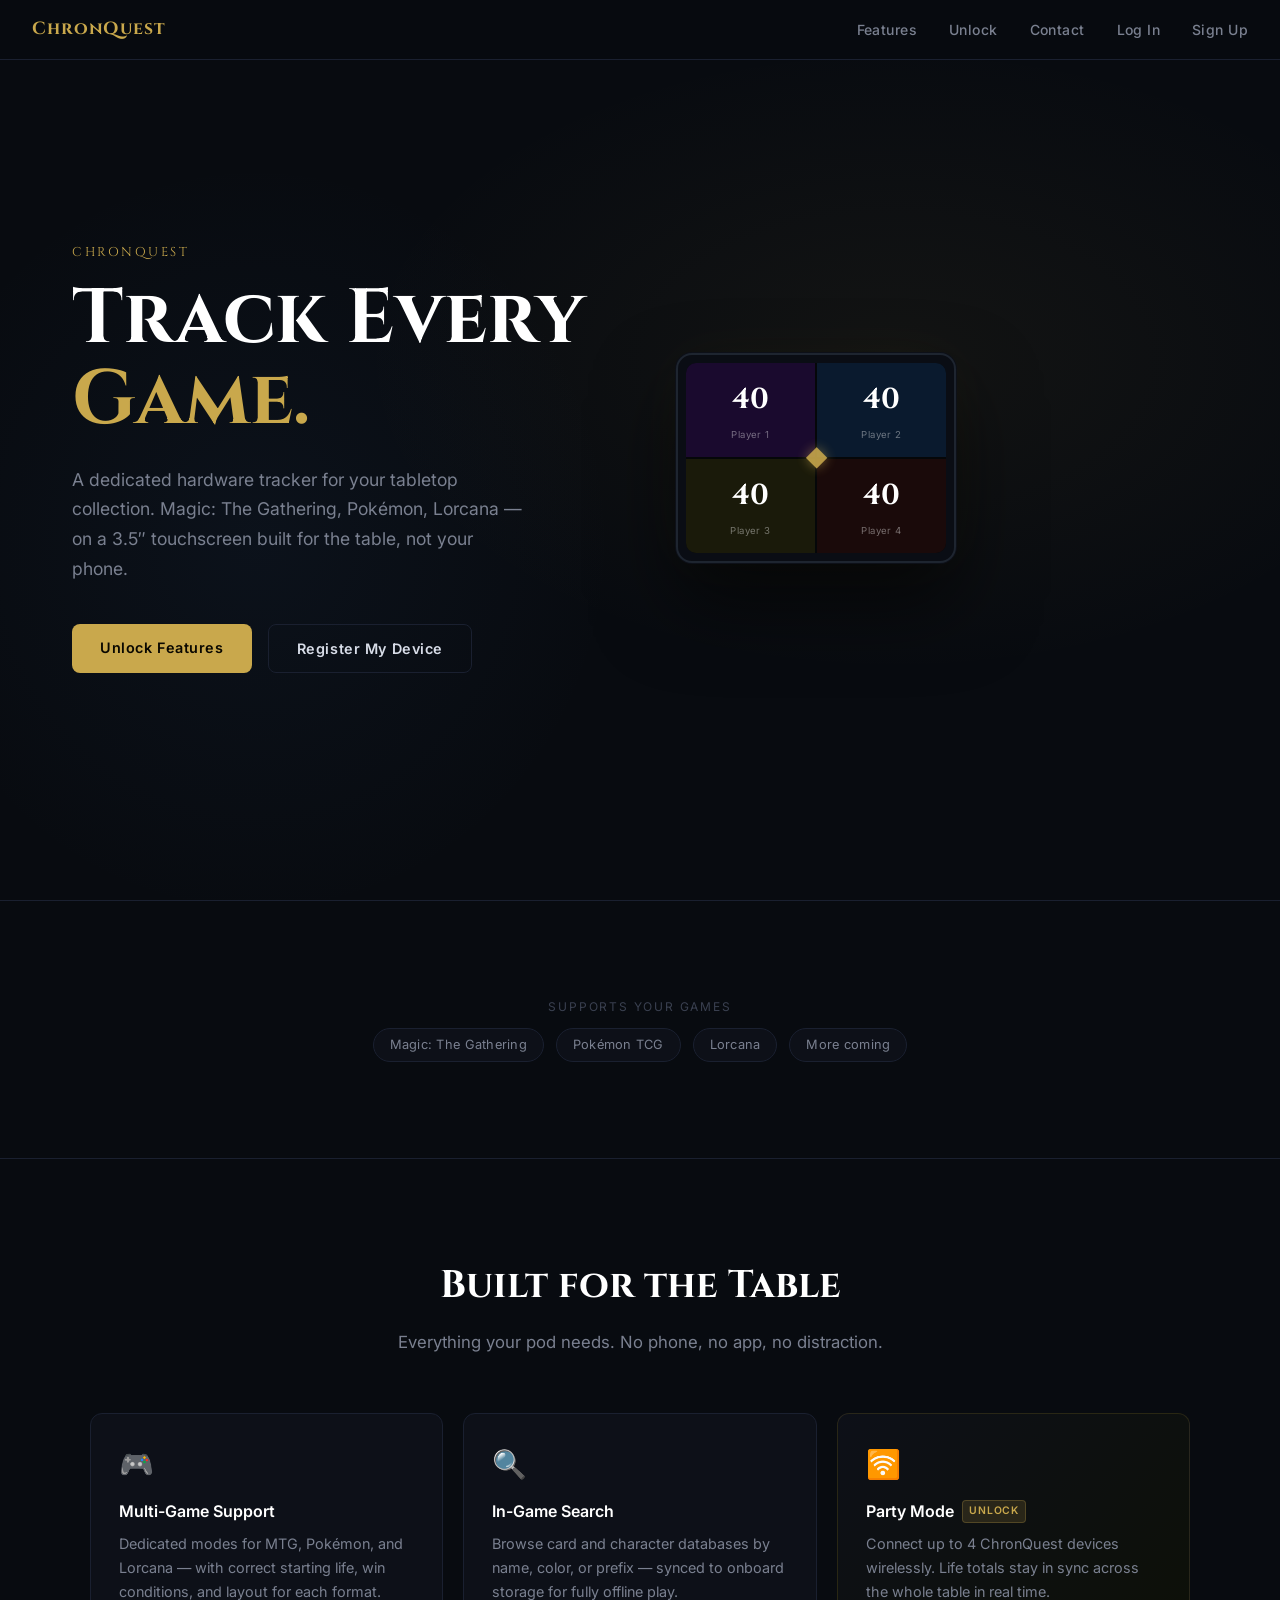
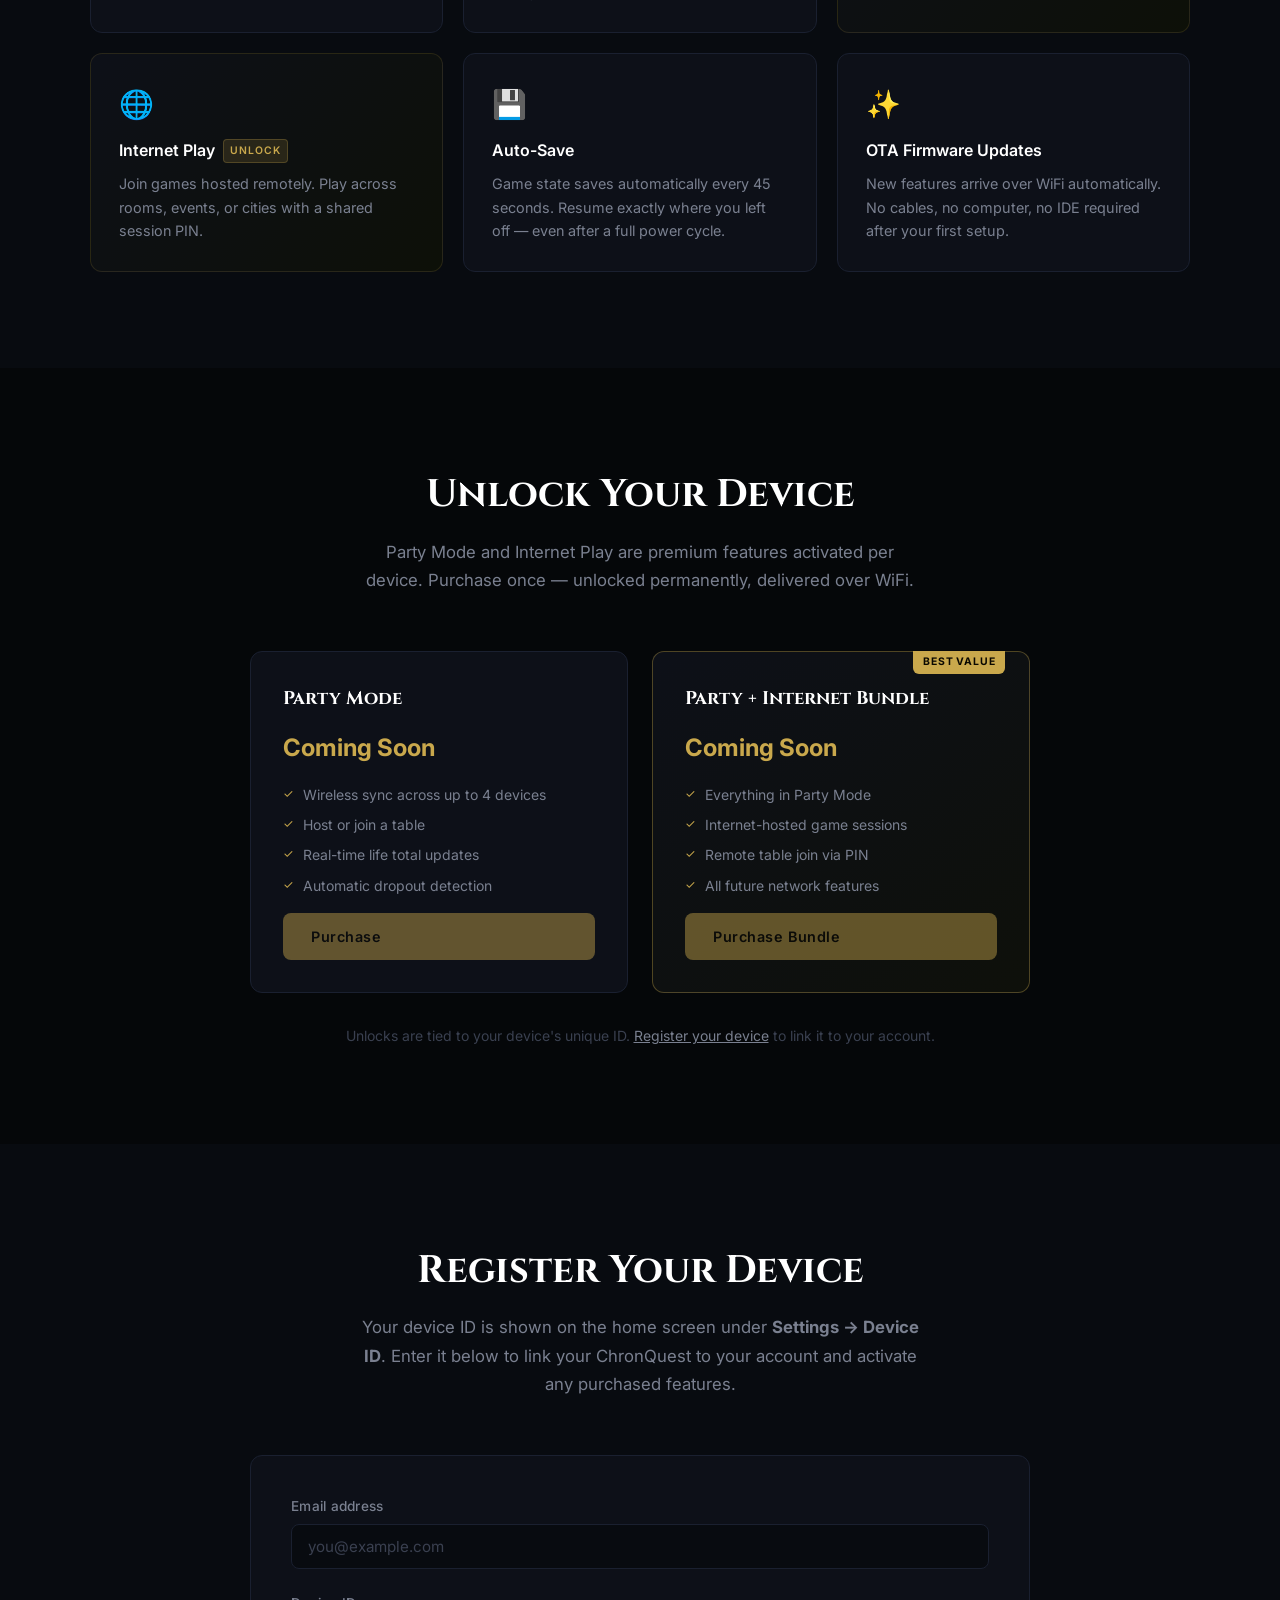
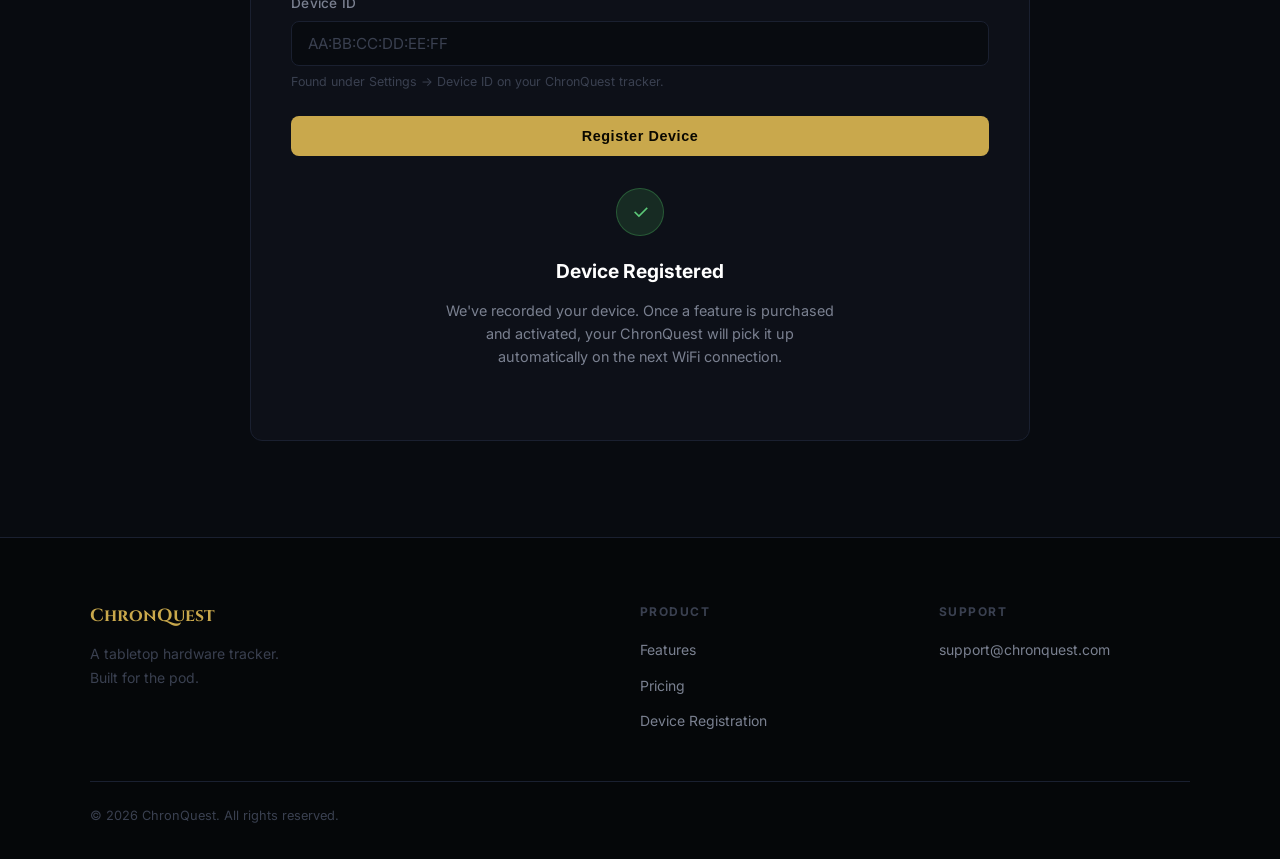
<file: public/index.html>
<!DOCTYPE html>
<html lang="en">
<head>
  <meta charset="UTF-8" />
  <meta name="viewport" content="width=device-width, initial-scale=1.0" />
  <title>ChronQuest — The Dedicated Tabletop Game Tracker</title>
  <meta name="description" content="ChronQuest is a dedicated hardware life tracker for Magic: The Gathering, Pokémon, Lorcana, and more. Party mode, game search, and OTA updates." />
  <link rel="preconnect" href="https://fonts.googleapis.com" />
  <link rel="preconnect" href="https://fonts.gstatic.com" crossorigin />
  <link href="https://fonts.googleapis.com/css2?family=Cinzel:wght@400;600;700&family=Inter:wght@300;400;500;600&display=swap" rel="stylesheet" />
  <link rel="stylesheet" href="style.css" />
</head>
<body>

  <!-- ── Nav ────────────────────────────────────────────────── -->
  <nav class="nav">
    <a class="nav-logo" href="/">ChronQuest</a>
    <ul class="nav-links">
      <li><a href="#features">Features</a></li>
      <li><a href="#unlock">Unlock</a></li>
      <li><a href="#contact">Contact</a></li>
      <li><a href="/login.html">Log In</a></li>
      <li><a href="/signup.html" style="color:var(--gold)">Sign Up</a></li>
    </ul>
  </nav>

  <!-- ── Hero ───────────────────────────────────────────────── -->
  <section class="hero">
    <div class="hero-bg"></div>
    <div class="hero-content">
      <p class="hero-eyebrow">ChronQuest</p>
      <h1 class="hero-title">Track Every<br /><span class="gold">Game.</span></h1>
      <p class="hero-sub">
        A dedicated hardware tracker for your tabletop collection.
        Magic: The Gathering, Pokémon, Lorcana — on a 3.5″ touchscreen
        built for the table, not your phone.
      </p>
      <div class="hero-cta">
        <a class="btn btn-primary" href="#unlock">Unlock Features</a>
        <a class="btn btn-ghost" href="#register">Register My Device</a>
      </div>
    </div>
    <div class="hero-device">
      <div class="device-frame">
        <div class="device-screen">
          <div class="screen-grid">
            <div class="screen-cell" style="--c:#1a0a2e">
              <span class="cell-life">40</span>
              <span class="cell-name">Player 1</span>
            </div>
            <div class="screen-cell" style="--c:#0a1a2e">
              <span class="cell-life">40</span>
              <span class="cell-name">Player 2</span>
            </div>
            <div class="screen-cell" style="--c:#1a1a0a">
              <span class="cell-life">40</span>
              <span class="cell-name">Player 3</span>
            </div>
            <div class="screen-cell" style="--c:#1a0a0a">
              <span class="cell-life">40</span>
              <span class="cell-name">Player 4</span>
            </div>
          </div>
          <div class="screen-pip">◆</div>
        </div>
      </div>
    </div>
  </section>

  <!-- ── Games ──────────────────────────────────────────────── -->
  <section class="section section--games">
    <div class="container">
      <p class="games-label">Supports your games</p>
      <div class="games-row">
        <span class="game-pill">Magic: The Gathering</span>
        <span class="game-pill">Pokémon TCG</span>
        <span class="game-pill">Lorcana</span>
        <span class="game-pill">More coming</span>
      </div>
    </div>
  </section>

  <!-- ── Features ───────────────────────────────────────────── -->
  <section class="section" id="features">
    <div class="container">
      <h2 class="section-title">Built for the Table</h2>
      <p class="section-sub">Everything your pod needs. No phone, no app, no distraction.</p>
      <div class="feature-grid">
        <div class="feature-card">
          <div class="feature-icon">🎮</div>
          <h3>Multi-Game Support</h3>
          <p>Dedicated modes for MTG, Pokémon, and Lorcana — with correct starting life, win conditions, and layout for each format.</p>
        </div>
        <div class="feature-card">
          <div class="feature-icon">🔍</div>
          <h3>In-Game Search</h3>
          <p>Browse card and character databases by name, color, or prefix — synced to onboard storage for fully offline play.</p>
        </div>
        <div class="feature-card feature-card--locked">
          <div class="feature-icon">🛜</div>
          <h3>Party Mode <span class="badge">Unlock</span></h3>
          <p>Connect up to 4 ChronQuest devices wirelessly. Life totals stay in sync across the whole table in real time.</p>
        </div>
        <div class="feature-card feature-card--locked">
          <div class="feature-icon">🌐</div>
          <h3>Internet Play <span class="badge">Unlock</span></h3>
          <p>Join games hosted remotely. Play across rooms, events, or cities with a shared session PIN.</p>
        </div>
        <div class="feature-card">
          <div class="feature-icon">💾</div>
          <h3>Auto-Save</h3>
          <p>Game state saves automatically every 45 seconds. Resume exactly where you left off — even after a full power cycle.</p>
        </div>
        <div class="feature-card">
          <div class="feature-icon">✨</div>
          <h3>OTA Firmware Updates</h3>
          <p>New features arrive over WiFi automatically. No cables, no computer, no IDE required after your first setup.</p>
        </div>
      </div>
    </div>
  </section>

  <!-- ── Unlock ──────────────────────────────────────────────── -->
  <section class="section section--dark" id="unlock">
    <div class="container container--narrow">
      <h2 class="section-title">Unlock Your Device</h2>
      <p class="section-sub">
        Party Mode and Internet Play are premium features activated per device.
        Purchase once — unlocked permanently, delivered over WiFi.
      </p>
      <div class="unlock-grid">
        <div class="unlock-card">
          <h3 class="unlock-name">Party Mode</h3>
          <p class="unlock-price">Coming Soon</p>
          <ul class="unlock-features">
            <li>Wireless sync across up to 4 devices</li>
            <li>Host or join a table</li>
            <li>Real-time life total updates</li>
            <li>Automatic dropout detection</li>
          </ul>
          <a class="btn btn-primary btn-disabled" href="#" aria-disabled="true">Purchase</a>
        </div>
        <div class="unlock-card unlock-card--featured">
          <div class="unlock-badge">Best Value</div>
          <h3 class="unlock-name">Party + Internet Bundle</h3>
          <p class="unlock-price">Coming Soon</p>
          <ul class="unlock-features">
            <li>Everything in Party Mode</li>
            <li>Internet-hosted game sessions</li>
            <li>Remote table join via PIN</li>
            <li>All future network features</li>
          </ul>
          <a class="btn btn-primary btn-disabled" href="#" aria-disabled="true">Purchase Bundle</a>
        </div>
      </div>
      <p class="unlock-note">
        Unlocks are tied to your device's unique ID.
        <a href="#register">Register your device</a> to link it to your account.
      </p>
    </div>
  </section>

  <!-- ── Register ────────────────────────────────────────────── -->
  <section class="section" id="register">
    <div class="container container--narrow">
      <h2 class="section-title">Register Your Device</h2>
      <p class="section-sub">
        Your device ID is shown on the home screen under
        <strong>Settings → Device ID</strong>. Enter it below to link your
        ChronQuest to your account and activate any purchased features.
      </p>
      <div class="register-card">
        <form class="register-form" id="registerForm">
          <div class="form-row">
            <label for="email">Email address</label>
            <input type="email" id="email" name="email" placeholder="you@example.com" required />
          </div>
          <div class="form-row">
            <label for="mac">Device ID</label>
            <input type="text" id="mac" name="mac"
              placeholder="AA:BB:CC:DD:EE:FF"
              pattern="^([0-9A-Fa-f]{2}:){5}[0-9A-Fa-f]{2}$"
              maxlength="17"
              required />
            <span class="form-hint">Found under Settings → Device ID on your ChronQuest tracker.</span>
          </div>
          <button type="submit" class="btn btn-primary">Register Device</button>
        </form>
        <div class="register-success" id="registerSuccess" hidden>
          <span class="success-icon">✓</span>
          <h3>Device Registered</h3>
          <p>We've recorded your device. Once a feature is purchased and activated, your ChronQuest will pick it up automatically on the next WiFi connection.</p>
        </div>
      </div>
    </div>
  </section>

  <!-- ── Footer ──────────────────────────────────────────────── -->
  <footer class="footer" id="contact">
    <div class="container">
      <div class="footer-grid">
        <div class="footer-brand">
          <span class="footer-logo">ChronQuest</span>
          <p>A tabletop hardware tracker.<br />Built for the pod.</p>
        </div>
        <div class="footer-links">
          <h4>Product</h4>
          <ul>
            <li><a href="#features">Features</a></li>
            <li><a href="#unlock">Pricing</a></li>
            <li><a href="#register">Device Registration</a></li>
          </ul>
        </div>
        <div class="footer-links">
          <h4>Support</h4>
          <ul>
            <li><a href="mailto:support@chronquest.com">support@chronquest.com</a></li>
          </ul>
        </div>
      </div>
      <div class="footer-bottom">
        <p>&copy; 2026 ChronQuest. All rights reserved.</p>
      </div>
    </div>
  </footer>

  <script src="app.js"></script>
</body>
</html>
</file>
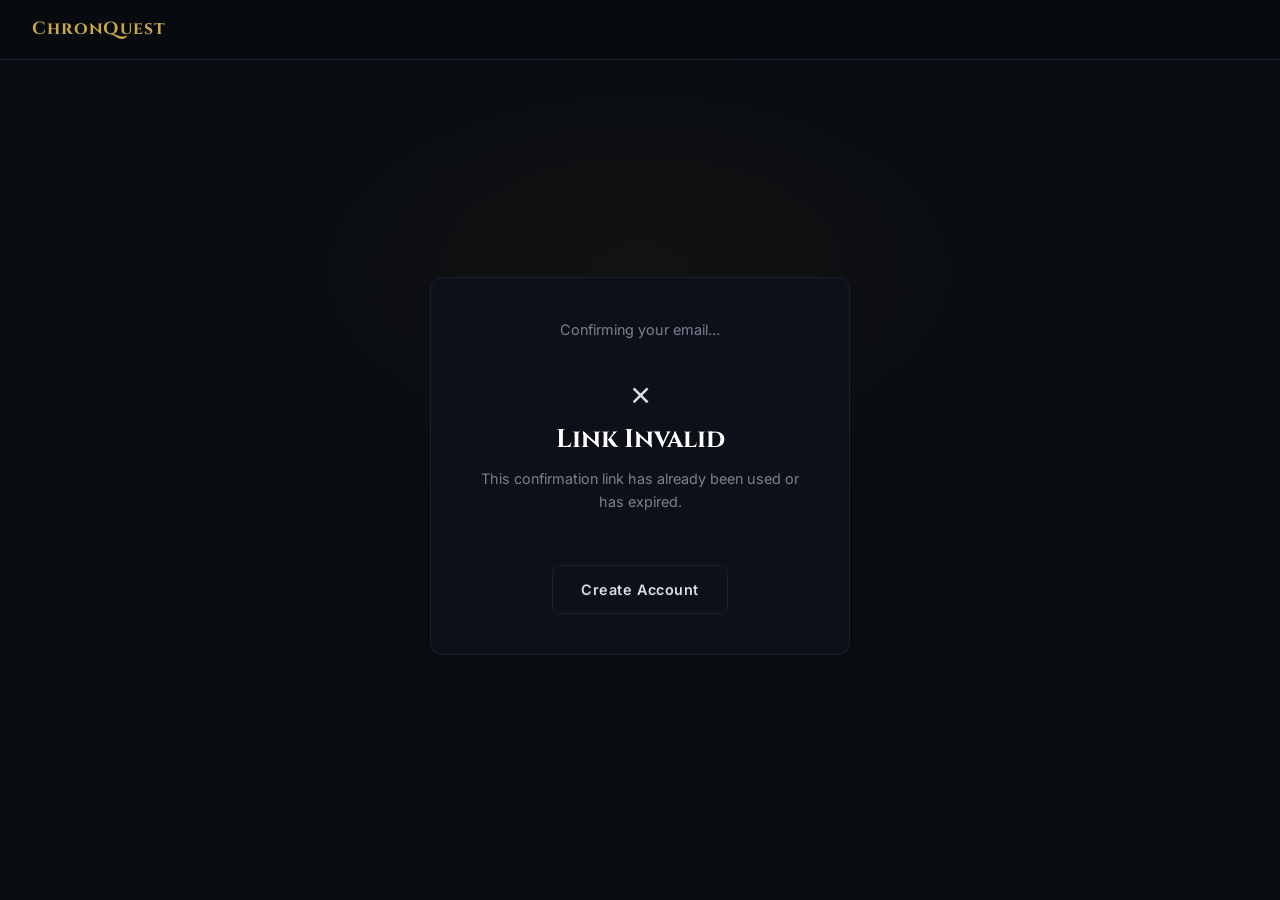
<file: public/confirm.html>
<!DOCTYPE html>
<html lang="en">
<head>
  <meta charset="UTF-8" />
  <meta name="viewport" content="width=device-width, initial-scale=1.0" />
  <title>Confirm Email — ChronQuest</title>
  <link rel="preconnect" href="https://fonts.googleapis.com" />
  <link rel="preconnect" href="https://fonts.gstatic.com" crossorigin />
  <link href="https://fonts.googleapis.com/css2?family=Cinzel:wght@400;600;700&family=Inter:wght@300;400;500;600&display=swap" rel="stylesheet" />
  <link rel="stylesheet" href="style.css" />
</head>
<body>
  <nav class="nav">
    <a class="nav-logo" href="/">ChronQuest</a>
  </nav>

  <div class="auth-page">
    <div class="auth-card" style="text-align:center">
      <div id="loading">
        <p class="auth-sub">Confirming your email…</p>
      </div>
      <div id="successMsg" hidden>
        <div class="success-icon">✓</div>
        <h2 class="auth-title">Email Confirmed</h2>
        <p class="auth-sub">Your account is active. You can now log in.</p>
        <a href="/login.html" class="btn btn-primary" style="margin-top:1.5rem">Log In</a>
      </div>
      <div id="errorMsg" hidden>
        <p style="font-size:2rem">✗</p>
        <h2 class="auth-title">Link Invalid</h2>
        <p class="auth-sub">This confirmation link has already been used or has expired.</p>
        <a href="/signup.html" class="btn btn-ghost" style="margin-top:1.5rem">Create Account</a>
      </div>
    </div>
  </div>

  <script>
    const API   = 'https://api.chronquest.com';
    const token = new URLSearchParams(window.location.search).get('token');

    (async () => {
      if (!token) { show('errorMsg'); return; }
      try {
        const res  = await fetch(`${API}/api/confirm?token=${token}`);
        const data = await res.json();
        document.getElementById('loading').hidden = true;
        show(data.success ? 'successMsg' : 'errorMsg');
      } catch {
        document.getElementById('loading').hidden = true;
        show('errorMsg');
      }
    })();

    function show(id) { document.getElementById(id).hidden = false; }
  </script>
</body>
</html>
</file>
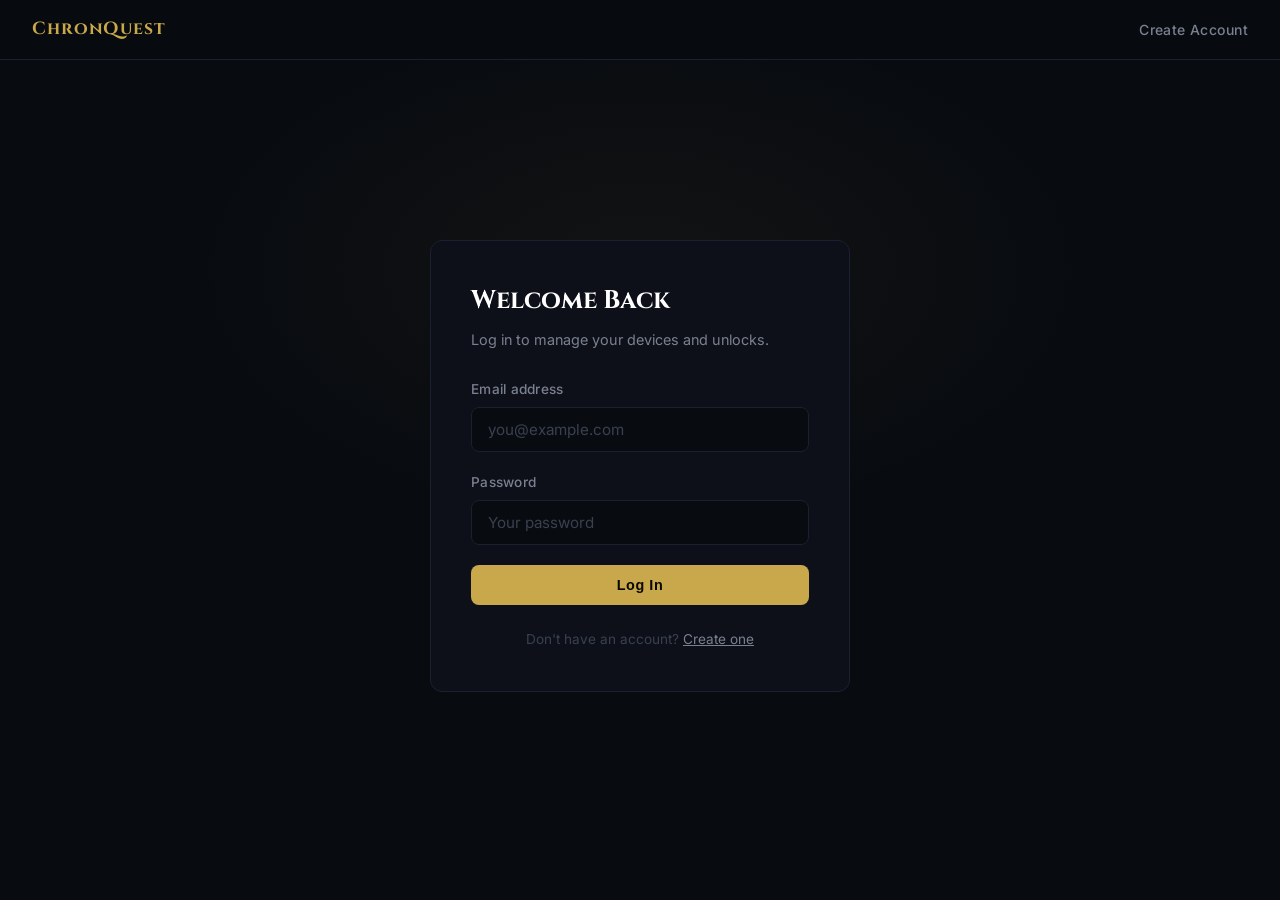
<file: public/login.html>
<!DOCTYPE html>
<html lang="en">
<head>
  <meta charset="UTF-8" />
  <meta name="viewport" content="width=device-width, initial-scale=1.0" />
  <title>Log In — ChronQuest</title>
  <link rel="preconnect" href="https://fonts.googleapis.com" />
  <link rel="preconnect" href="https://fonts.gstatic.com" crossorigin />
  <link href="https://fonts.googleapis.com/css2?family=Cinzel:wght@400;600;700&family=Inter:wght@300;400;500;600&display=swap" rel="stylesheet" />
  <link rel="stylesheet" href="style.css" />
</head>
<body>
  <nav class="nav">
    <a class="nav-logo" href="/">ChronQuest</a>
    <ul class="nav-links">
      <li><a href="/signup.html">Create Account</a></li>
    </ul>
  </nav>

  <div class="auth-page">
    <div class="auth-card">
      <h1 class="auth-title">Welcome Back</h1>
      <p class="auth-sub">Log in to manage your devices and unlocks.</p>

      <div id="authError" class="auth-error" hidden></div>

      <form id="loginForm" class="auth-form">
        <div class="form-row">
          <label for="email">Email address</label>
          <input type="email" id="email" placeholder="you@example.com" required />
        </div>
        <div class="form-row">
          <label for="password">Password</label>
          <input type="password" id="password" placeholder="Your password" required />
        </div>
        <button type="submit" class="btn btn-primary" style="width:100%">Log In</button>
      </form>

      <p class="auth-footer">Don't have an account? <a href="/signup.html">Create one</a></p>
    </div>
  </div>

  <script>
    const API = 'https://api.chronquest.com';

    // Redirect if already logged in
    if (localStorage.getItem('cq_token')) window.location = '/dashboard.html';

    document.getElementById('loginForm').addEventListener('submit', async (e) => {
      e.preventDefault();
      const email    = document.getElementById('email').value.trim();
      const password = document.getElementById('password').value;
      const btn      = e.target.querySelector('button');

      document.getElementById('authError').hidden = true;
      btn.textContent = 'Logging in…';
      btn.disabled = true;

      try {
        const res  = await fetch(`${API}/api/login`, {
          method: 'POST',
          headers: { 'Content-Type': 'application/json' },
          body: JSON.stringify({ email, password }),
        });
        const data = await res.json();
        if (!data.success) {
          document.getElementById('authError').textContent = data.error;
          document.getElementById('authError').hidden = false;
          btn.textContent = 'Log In';
          btn.disabled = false;
          return;
        }
        localStorage.setItem('cq_token', data.token);
        window.location = '/dashboard.html';
      } catch {
        document.getElementById('authError').textContent = 'Connection error — please try again.';
        document.getElementById('authError').hidden = false;
        btn.textContent = 'Log In';
        btn.disabled = false;
      }
    });
  </script>
</body>
</html>
</file>
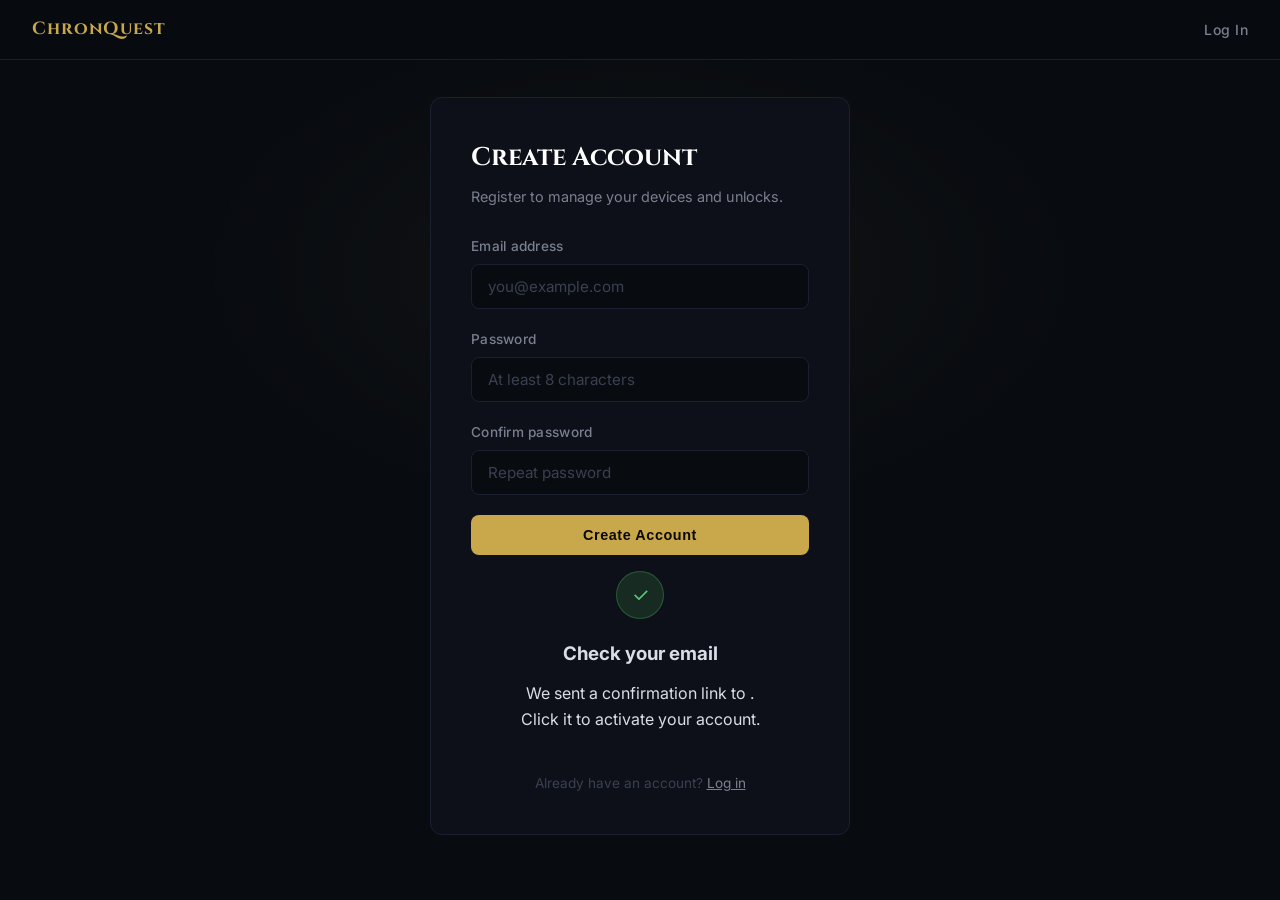
<file: public/signup.html>
<!DOCTYPE html>
<html lang="en">
<head>
  <meta charset="UTF-8" />
  <meta name="viewport" content="width=device-width, initial-scale=1.0" />
  <title>Create Account — ChronQuest</title>
  <link rel="preconnect" href="https://fonts.googleapis.com" />
  <link rel="preconnect" href="https://fonts.gstatic.com" crossorigin />
  <link href="https://fonts.googleapis.com/css2?family=Cinzel:wght@400;600;700&family=Inter:wght@300;400;500;600&display=swap" rel="stylesheet" />
  <link rel="stylesheet" href="style.css" />
</head>
<body>
  <nav class="nav">
    <a class="nav-logo" href="/">ChronQuest</a>
    <ul class="nav-links">
      <li><a href="/login.html">Log In</a></li>
    </ul>
  </nav>

  <div class="auth-page">
    <div class="auth-card">
      <h1 class="auth-title">Create Account</h1>
      <p class="auth-sub">Register to manage your devices and unlocks.</p>

      <div id="authError" class="auth-error" hidden></div>

      <form id="signupForm" class="auth-form">
        <div class="form-row">
          <label for="email">Email address</label>
          <input type="email" id="email" placeholder="you@example.com" required />
        </div>
        <div class="form-row">
          <label for="password">Password</label>
          <input type="password" id="password" placeholder="At least 8 characters" required />
        </div>
        <div class="form-row">
          <label for="confirm">Confirm password</label>
          <input type="password" id="confirm" placeholder="Repeat password" required />
        </div>
        <button type="submit" class="btn btn-primary" style="width:100%">Create Account</button>
      </form>

      <div id="signupSuccess" hidden class="auth-success">
        <div class="success-icon">✓</div>
        <h3>Check your email</h3>
        <p>We sent a confirmation link to <strong id="sentTo"></strong>.<br />Click it to activate your account.</p>
      </div>

      <p class="auth-footer">Already have an account? <a href="/login.html">Log in</a></p>
    </div>
  </div>

  <script>
    const API = 'https://api.chronquest.com';

    document.getElementById('signupForm').addEventListener('submit', async (e) => {
      e.preventDefault();
      const email    = document.getElementById('email').value.trim();
      const password = document.getElementById('password').value;
      const confirm  = document.getElementById('confirm').value;
      const errBox   = document.getElementById('authError');

      errBox.hidden = true;
      if (password !== confirm) { showError('Passwords do not match'); return; }
      if (password.length < 8)  { showError('Password must be at least 8 characters'); return; }

      const btn = e.target.querySelector('button');
      btn.textContent = 'Creating account…';
      btn.disabled = true;

      try {
        const res  = await fetch(`${API}/api/register`, {
          method: 'POST',
          headers: { 'Content-Type': 'application/json' },
          body: JSON.stringify({ email, password }),
        });
        const data = await res.json();
        if (!data.success) { showError(data.error); btn.textContent = 'Create Account'; btn.disabled = false; return; }
        document.getElementById('sentTo').textContent = email;
        document.getElementById('signupForm').hidden   = true;
        document.getElementById('signupSuccess').hidden = false;
      } catch {
        showError('Connection error — please try again.');
        btn.textContent = 'Create Account';
        btn.disabled = false;
      }
    });

    function showError(msg) {
      const el = document.getElementById('authError');
      el.textContent = msg;
      el.hidden = false;
    }
  </script>
</body>
</html>
</file>
<file: public/style.css>
/* ── Reset & Base ─────────────────────────────────────────── */
*, *::before, *::after { box-sizing: border-box; margin: 0; padding: 0; }

:root {
  --bg:        #080b10;
  --bg-card:   #0d1018;
  --bg-dark:   #050709;
  --border:    #1a2030;
  --gold:      #c9a84c;
  --gold-dim:  #7a6030;
  --text:      #d8dde8;
  --text-sub:  #7a8090;
  --text-mute: #3a4050;
  --accent:    #3a6aaa;
  --radius:    12px;
  --font-head: 'Cinzel', Georgia, serif;
  --font-body: 'Inter', system-ui, sans-serif;
}

html { scroll-behavior: smooth; }

body {
  background: var(--bg);
  color: var(--text);
  font-family: var(--font-body);
  font-size: 16px;
  line-height: 1.6;
  -webkit-font-smoothing: antialiased;
}

a { color: var(--gold); text-decoration: none; }
a:hover { text-decoration: underline; }

/* ── Nav ──────────────────────────────────────────────────── */
.nav {
  position: fixed; top: 0; left: 0; right: 0; z-index: 100;
  display: flex; align-items: center; justify-content: space-between;
  padding: 0 2rem;
  height: 60px;
  background: rgba(8, 11, 16, 0.85);
  backdrop-filter: blur(12px);
  border-bottom: 1px solid var(--border);
}

.nav-logo {
  font-family: var(--font-head);
  font-size: 1.1rem;
  font-weight: 700;
  color: var(--gold);
  letter-spacing: 0.05em;
  text-decoration: none;
}

.nav-links {
  list-style: none;
  display: flex; gap: 2rem;
}

.nav-links a {
  color: var(--text-sub);
  font-size: 0.875rem;
  font-weight: 500;
  letter-spacing: 0.03em;
  text-decoration: none;
  transition: color 0.2s;
}
.nav-links a:hover { color: var(--text); }

/* ── Buttons ──────────────────────────────────────────────── */
.btn {
  display: inline-block;
  padding: 0.75rem 1.75rem;
  border-radius: 8px;
  font-size: 0.9rem;
  font-weight: 600;
  letter-spacing: 0.04em;
  text-decoration: none;
  cursor: pointer;
  border: none;
  transition: all 0.2s;
}

.btn-primary {
  background: var(--gold);
  color: #0a0800;
}
.btn-primary:hover { background: #debb6a; text-decoration: none; }

.btn-ghost {
  background: transparent;
  color: var(--text);
  border: 1px solid var(--border);
}
.btn-ghost:hover { border-color: var(--gold-dim); color: var(--gold); text-decoration: none; }

.btn-disabled {
  opacity: 0.45;
  cursor: not-allowed;
  pointer-events: none;
}

/* ── Hero ─────────────────────────────────────────────────── */
.hero {
  min-height: 100vh;
  display: flex; align-items: center;
  padding: 80px 2rem 4rem;
  position: relative;
  overflow: hidden;
  gap: 4rem;
  max-width: 1200px;
  margin: 0 auto;
}

.hero-bg {
  position: fixed; inset: 0; z-index: -1;
  background:
    radial-gradient(ellipse 60% 50% at 70% 40%, rgba(201,168,76,0.06) 0%, transparent 70%),
    radial-gradient(ellipse 40% 60% at 20% 60%, rgba(58,106,170,0.07) 0%, transparent 70%),
    var(--bg);
}

.hero-content { flex: 1; max-width: 540px; }

.hero-eyebrow {
  font-family: var(--font-head);
  font-size: 0.8rem;
  letter-spacing: 0.2em;
  text-transform: uppercase;
  color: var(--gold);
  margin-bottom: 1rem;
}

.hero-title {
  font-family: var(--font-head);
  font-size: clamp(3rem, 6vw, 5rem);
  font-weight: 700;
  line-height: 1.05;
  color: #fff;
  margin-bottom: 1.5rem;
}

.hero-title .gold { color: var(--gold); }

.hero-sub {
  font-size: 1.1rem;
  color: var(--text-sub);
  line-height: 1.7;
  margin-bottom: 2.5rem;
  max-width: 460px;
}

.hero-cta { display: flex; gap: 1rem; flex-wrap: wrap; }

/* ── Device mockup ────────────────────────────────────────── */
.hero-device {
  flex: 0 0 auto;
  display: flex; align-items: center; justify-content: center;
}

.device-frame {
  width: 280px; height: 210px;
  background: #0a0d14;
  border: 2px solid #1e2530;
  border-radius: 16px;
  padding: 8px;
  box-shadow:
    0 0 0 1px #0d1018,
    0 40px 80px rgba(0,0,0,0.6),
    0 0 60px rgba(201,168,76,0.05);
}

.device-screen {
  width: 100%; height: 100%;
  background: #050709;
  border-radius: 10px;
  overflow: hidden;
  position: relative;
  display: flex; align-items: center; justify-content: center;
}

.screen-grid {
  position: absolute; inset: 0;
  display: grid;
  grid-template-columns: 1fr 1fr;
  grid-template-rows: 1fr 1fr;
  gap: 2px;
}

.screen-cell {
  background: var(--c, #0d1018);
  display: flex; flex-direction: column;
  align-items: center; justify-content: center;
  gap: 4px;
}

.cell-life {
  font-family: var(--font-head);
  font-size: 1.8rem;
  font-weight: 700;
  color: #fff;
}

.cell-name {
  font-size: 0.6rem;
  color: rgba(255,255,255,0.4);
  letter-spacing: 0.05em;
}

.screen-pip {
  position: absolute;
  font-size: 1.4rem;
  color: var(--gold);
  opacity: 0.9;
  text-shadow: 0 0 12px rgba(201,168,76,0.6);
  pointer-events: none;
}

/* ── Games row ────────────────────────────────────────────── */
.section--games {
  padding: 1.5rem 0;
  border-top: 1px solid var(--border);
  border-bottom: 1px solid var(--border);
}

.games-label {
  font-size: 0.75rem;
  letter-spacing: 0.15em;
  text-transform: uppercase;
  color: var(--text-mute);
  margin-bottom: 0.75rem;
  text-align: center;
}

.games-row {
  display: flex; gap: 0.75rem;
  flex-wrap: wrap; justify-content: center;
}

.game-pill {
  background: var(--bg-card);
  border: 1px solid var(--border);
  border-radius: 999px;
  padding: 0.35rem 1rem;
  font-size: 0.8rem;
  color: var(--text-sub);
  letter-spacing: 0.02em;
}

/* ── Section ──────────────────────────────────────────────── */
.section { padding: 6rem 2rem; }
.section--dark { background: var(--bg-dark); }

.container { max-width: 1100px; margin: 0 auto; }
.container--narrow { max-width: 780px; margin: 0 auto; }

.section-title {
  font-family: var(--font-head);
  font-size: clamp(1.8rem, 3vw, 2.5rem);
  font-weight: 700;
  color: #fff;
  text-align: center;
  margin-bottom: 0.75rem;
}

.section-sub {
  color: var(--text-sub);
  text-align: center;
  max-width: 560px;
  margin: 0 auto 3.5rem;
  font-size: 1.05rem;
  line-height: 1.7;
}

/* ── Feature grid ─────────────────────────────────────────── */
.feature-grid {
  display: grid;
  grid-template-columns: repeat(auto-fit, minmax(300px, 1fr));
  gap: 1.25rem;
}

.feature-card {
  background: var(--bg-card);
  border: 1px solid var(--border);
  border-radius: var(--radius);
  padding: 1.75rem;
  transition: border-color 0.2s;
}
.feature-card:hover { border-color: #2a3545; }

.feature-card--locked {
  border-color: rgba(201,168,76,0.15);
  background: linear-gradient(135deg, #0d1018, #0d1008);
}
.feature-card--locked:hover { border-color: rgba(201,168,76,0.3); }

.feature-icon {
  font-size: 1.75rem;
  margin-bottom: 0.75rem;
}

.feature-card h3 {
  font-size: 1rem;
  font-weight: 600;
  color: #fff;
  margin-bottom: 0.5rem;
  display: flex; align-items: center; gap: 0.5rem;
}

.feature-card p {
  font-size: 0.9rem;
  color: var(--text-sub);
  line-height: 1.65;
}

.badge {
  font-size: 0.65rem;
  font-weight: 600;
  letter-spacing: 0.08em;
  text-transform: uppercase;
  background: rgba(201,168,76,0.15);
  color: var(--gold);
  border: 1px solid rgba(201,168,76,0.25);
  border-radius: 4px;
  padding: 0.15rem 0.4rem;
  vertical-align: middle;
}

/* ── Unlock cards ─────────────────────────────────────────── */
.unlock-grid {
  display: grid;
  grid-template-columns: repeat(auto-fit, minmax(280px, 1fr));
  gap: 1.5rem;
  margin-bottom: 2rem;
}

.unlock-card {
  background: var(--bg-card);
  border: 1px solid var(--border);
  border-radius: var(--radius);
  padding: 2rem;
  display: flex; flex-direction: column; gap: 1rem;
  position: relative;
}

.unlock-card--featured {
  border-color: rgba(201,168,76,0.35);
  background: linear-gradient(145deg, #0d1018, #0e100a);
}

.unlock-badge {
  position: absolute; top: -1px; right: 1.5rem;
  background: var(--gold);
  color: #0a0800;
  font-size: 0.65rem;
  font-weight: 700;
  letter-spacing: 0.08em;
  text-transform: uppercase;
  padding: 0.2rem 0.6rem;
  border-radius: 0 0 6px 6px;
}

.unlock-name {
  font-family: var(--font-head);
  font-size: 1.15rem;
  color: #fff;
}

.unlock-price {
  font-size: 1.5rem;
  font-weight: 700;
  color: var(--gold);
}

.unlock-features {
  list-style: none;
  display: flex; flex-direction: column; gap: 0.5rem;
  flex: 1;
}

.unlock-features li {
  font-size: 0.875rem;
  color: var(--text-sub);
  padding-left: 1.25rem;
  position: relative;
}
.unlock-features li::before {
  content: '✓';
  position: absolute; left: 0;
  color: var(--gold);
  font-size: 0.75rem;
}

.unlock-note {
  text-align: center;
  font-size: 0.875rem;
  color: var(--text-mute);
}
.unlock-note a { color: var(--text-sub); text-decoration: underline; }

/* ── Register form ────────────────────────────────────────── */
.register-card {
  background: var(--bg-card);
  border: 1px solid var(--border);
  border-radius: var(--radius);
  padding: 2.5rem;
}

.register-form {
  display: flex; flex-direction: column; gap: 1.5rem;
}

.form-row {
  display: flex; flex-direction: column; gap: 0.4rem;
}

.form-row label {
  font-size: 0.85rem;
  font-weight: 500;
  color: var(--text-sub);
  letter-spacing: 0.02em;
}

.form-row input {
  background: var(--bg);
  border: 1px solid var(--border);
  border-radius: 8px;
  padding: 0.75rem 1rem;
  color: var(--text);
  font-size: 0.95rem;
  font-family: var(--font-body);
  outline: none;
  transition: border-color 0.2s;
  width: 100%;
}
.form-row input:focus { border-color: var(--gold-dim); }
.form-row input::placeholder { color: var(--text-mute); }

.form-hint {
  font-size: 0.78rem;
  color: var(--text-mute);
}

.register-success {
  text-align: center;
  padding: 2rem;
  display: flex; flex-direction: column; align-items: center; gap: 0.75rem;
}

.success-icon {
  width: 3rem; height: 3rem;
  background: rgba(80,200,100,0.15);
  border: 1px solid rgba(80,200,100,0.3);
  border-radius: 50%;
  display: flex; align-items: center; justify-content: center;
  font-size: 1.25rem;
  color: #5cc878;
  margin-bottom: 0.5rem;
}

.register-success h3 { font-size: 1.2rem; color: #fff; }
.register-success p { font-size: 0.9rem; color: var(--text-sub); max-width: 400px; }

/* ── Footer ───────────────────────────────────────────────── */
.footer {
  background: var(--bg-dark);
  border-top: 1px solid var(--border);
  padding: 4rem 2rem 2rem;
}

.footer-grid {
  max-width: 1100px; margin: 0 auto;
  display: grid;
  grid-template-columns: 2fr 1fr 1fr;
  gap: 3rem;
  margin-bottom: 3rem;
}

.footer-logo {
  font-family: var(--font-head);
  font-size: 1.1rem;
  font-weight: 700;
  color: var(--gold);
  display: block;
  margin-bottom: 0.75rem;
}

.footer-brand p { font-size: 0.875rem; color: var(--text-mute); line-height: 1.7; }

.footer-links h4 {
  font-size: 0.75rem;
  letter-spacing: 0.12em;
  text-transform: uppercase;
  color: var(--text-mute);
  margin-bottom: 1rem;
}

.footer-links ul { list-style: none; display: flex; flex-direction: column; gap: 0.6rem; }

.footer-links a {
  font-size: 0.875rem;
  color: var(--text-sub);
  text-decoration: none;
  transition: color 0.2s;
}
.footer-links a:hover { color: var(--text); }

.footer-bottom {
  max-width: 1100px; margin: 0 auto;
  border-top: 1px solid var(--border);
  padding-top: 1.5rem;
  font-size: 0.8rem;
  color: var(--text-mute);
}

/* ── Auth pages ───────────────────────────────────────────── */
.auth-page {
  min-height: 100vh;
  display: flex; align-items: center; justify-content: center;
  padding: 80px 1.5rem 3rem;
  background:
    radial-gradient(ellipse 50% 40% at 50% 30%, rgba(201,168,76,0.05) 0%, transparent 70%),
    var(--bg);
}

.auth-card {
  background: var(--bg-card);
  border: 1px solid var(--border);
  border-radius: var(--radius);
  padding: 2.5rem;
  width: 100%; max-width: 420px;
}

.auth-title {
  font-family: var(--font-head);
  font-size: 1.6rem;
  color: #fff;
  margin-bottom: 0.4rem;
}

.auth-sub {
  color: var(--text-sub);
  font-size: 0.9rem;
  margin-bottom: 1.75rem;
}

.auth-form { display: flex; flex-direction: column; gap: 1.25rem; }

.auth-error {
  background: rgba(220,60,60,0.1);
  border: 1px solid rgba(220,60,60,0.25);
  color: #e07070;
  border-radius: 6px;
  padding: 0.6rem 0.9rem;
  font-size: 0.85rem;
}

.auth-success {
  text-align: center;
  display: flex; flex-direction: column; align-items: center; gap: 0.75rem;
  padding: 1rem 0;
}

.auth-footer {
  text-align: center;
  margin-top: 1.5rem;
  font-size: 0.85rem;
  color: var(--text-mute);
}
.auth-footer a { color: var(--text-sub); text-decoration: underline; }

/* ── Responsive ───────────────────────────────────────────── */
@media (max-width: 768px) {
  .hero {
    flex-direction: column;
    padding-top: 100px;
    text-align: center;
    gap: 3rem;
  }
  .hero-sub { margin: 0 auto 2.5rem; }
  .hero-cta { justify-content: center; }
  .hero-content { max-width: 100%; }

  .nav-links { display: none; }

  .footer-grid { grid-template-columns: 1fr; gap: 2rem; }

  .section { padding: 4rem 1.25rem; }
}
</file>
